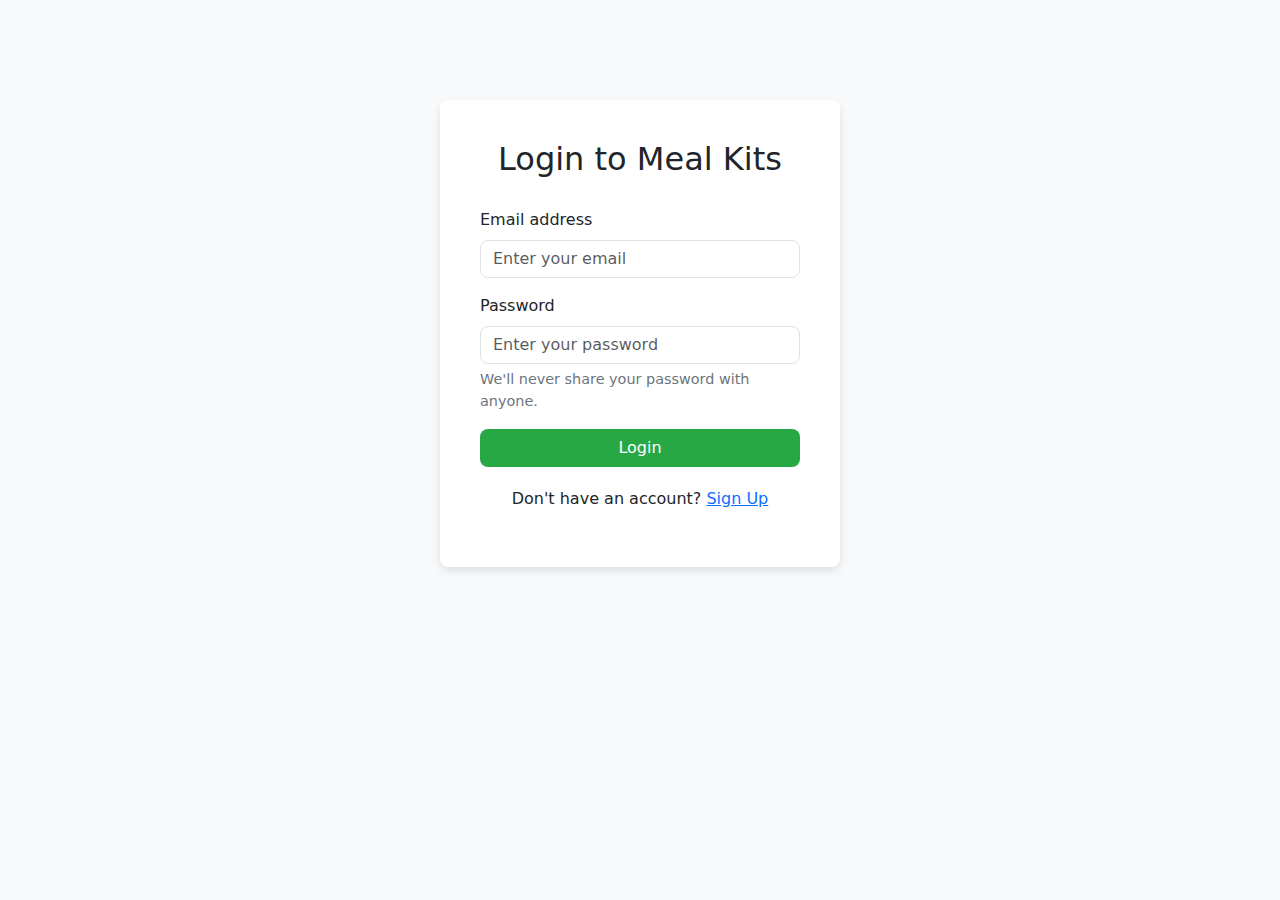
<file: sop1/card.html>
<!DOCTYPE html>
<html lang="en">

<head>
    <meta charset="UTF-8">
    <meta name="viewport" content="width=device-width, initial-scale=1.0">
    <title>Your card</title>
    <!-- Bootstrap CSS -->
    <link href="https://cdn.jsdelivr.net/npm/bootstrap@5.3.0-alpha1/dist/css/bootstrap.min.css" rel="stylesheet">
    <link rel="stylesheet" href="https://cdnjs.cloudflare.com/ajax/libs/font-awesome/6.7.1/css/all.min.css"
        integrity="sha512-5Hs3dF2AEPkpNAR7UiOHba+lRSJNeM2ECkwxUIxC1Q/FLycGTbNapWXB4tP889k5T5Ju8fs4b1P5z/iB4nMfSQ=="
        crossorigin="anonymous" referrerpolicy="no-referrer" />
    <link rel="stylesheet" href="style.css">
    <style>
        /* @media (max-width:320px)
        {
          .img-fluid
          {
            width: 320px !important;
            height: 290px;
          }  
        } */
    </style>
</head>

<body>
    <!-- Navigation Bar -->
    <nav class="navbar navbar-expand-lg navbar-light bg-secondary">
        <div class="container-fluid">
            <a class="navbar-brand fw-semibold text-warning fs-4" href="#">Meal Kits.</a>
            <button class="navbar-toggler" type="button" data-bs-toggle="collapse" data-bs-target="#navbarNav"
                aria-controls="navbarNav" aria-expanded="false" aria-label="Toggle navigation">
                <span class="navbar-toggler-icon"></span>
            </button>
            <div class="collapse navbar-collapse" id="navbarNav">
                <ul class="navbar-nav ms-auto">
                    <li class="nav-item"><a class="nav-link fw-semibold text-light px-3" href="index.html">Home</a></li>
                    <li class="nav-item"><a class="nav-link fw-semibold text-light px-3" href="categories.html">Categories</a></li>
                    <li class="nav-item"><a class="nav-link fw-semibold text-light px-3" href="about-us.html">About Us</a></li>
                    <li class="nav-item"><a class="nav-link fw-semibold text-light px-3" href="contact.html">Contact</a></li>
                    <li class="nav-item"><a class="nav-link fw-semibold text-light px-3" href="blog.html">Blog</a></li>
                    <li class="nav-item"><a class="nav-link fw-semibold text-light px-3" href="faq.html">FAQ</a></li>
                    <li class="nav-item"><a class="nav-link fw-semibold text-light px-3" href="userprofile.html">User Profile</a></li>
                    <li class="nav-item">
                        <a class="nav-link fw-semibold active px-3 position-relative" href="card.html">
                            <i class="fa-solid fa-cart-shopping fs-4"></i>
                        </a>
                    </li>
                    <li class="nav-item">
                        <a class="nav-link fw-semibold text-light px-3" href="" onclick="logoutUser()">
                            <i class="fa-solid fa-right-from-bracket"></i>
                        </a>
                    </li>
                </ul>
            </div>
        </div>
    </nav>

    <div class="container">
        <h2 class="text-center text-secondary mt-5">Your card</h2>
        <div id="cardItems" class="row"></div>
        <!-- card summary -->
        <div id="cardSummary" class="mt-4 text-end"></div>
    </div>

    <script>
    window.onload = function() {
        if (!localStorage.getItem('isLoggedIn')) {
            window.location.href = 'loginpage.html';  
        } else {
            history.replaceState(null, null, window.location.href);
        }
    };
      
    function logoutUser() {
        localStorage.clear();  
        window.location.href = 'loginpage.html'; 
    }

    window.onpopstate = function(event) {
        if (!localStorage.getItem('isLoggedIn')) {
            window.location.href = 'loginpage.html';  
        }
    };

    // Get the card from localStorage (or an empty array if it doesn't exist yet)
    let card = JSON.parse(localStorage.getItem('card')) || [];
    let cardItemsContainer = document.getElementById('cardItems');
    let cardSummaryContainer = document.getElementById('cardSummary');

    // Check if the card has items
    if (card.length === 0) {
        cardItemsContainer.innerHTML = '<p class="text-center">Your card is empty.</p>';
        cardSummaryContainer.innerHTML = ''; // Hide the total summary if card is empty
    } else {
        // Display items in the card
        card.forEach(item => {
            const cardItem = createcardItemElement(item);
            cardItemsContainer.appendChild(cardItem);
        });

        // Calculate and display the total price
        updateCardSummary(); // Call the correct function to update the total price
    }

    function createcardItemElement(item) {
    const cardItem = document.createElement('div');
    cardItem.classList.add('d-flex', 'align-items-center', 'border', 'p-3', 'rounded', 'mb-3', 'flex-column', 'flex-sm-row');
    cardItem.dataset.title = item.title; // Add data attribute to easily find it

    // Calculate the individual total price for the item (price * quantity)
    const itemTotal = (item.price * item.quantity).toFixed(2); // Calculate the total price for the item

    cardItem.innerHTML = `
      <!-- Product Image and Text (Side by Side) -->
<div class="d-flex flex-row align-items-center border p-2 rounded mb-3">
    <!-- Product Image -->
    <img src="${item.image}" class="img-fluid" style="max-width: 80px; height: auto;" alt="${item.title}" />

    <!-- Text Content -->
    <div class="ms-2 flex-grow-1">
        <h6 class="card-title fs-6">${item.title}</h6> <!-- Smaller font size for title -->
        <p class="card-text fs-7">₹${item.price} per item</p> <!-- Smaller font size for price -->
        <p class="card-text fs-7" data-title="${item.title}">Total: ₹${itemTotal}</p> <!-- Smaller font size for total -->

        <div class="d-flex justify-content-between align-items-center w-100">
            <!-- Quantity Control -->
            <div class="d-flex gap-1">
                <button class="btn btn-sm btn-secondary" onclick="changeQuantity('${item.title}', -1)">-</button>
                <span class="mx-1 fs-6" id="quantity-${item.title}">${item.quantity}</span> <!-- Smaller font for quantity -->
                <button class="btn btn-sm btn-secondary me-2" onclick="changeQuantity('${item.title}', 1)">+</button>
            </div>

            <!-- Button Group for Remove and Buy -->
            <div class="d-flex gap-2">
                <!-- Remove Item Button -->
                <button class="btn btn-sm btn-danger" onclick="removeItem('${item.title}')">Remove</button>
                <!-- Buy Item Button -->
                <button class="btn btn-sm btn-success" onclick="buyItem('${item.title}')">Buy</button>
            </div>
        </div>
    </div>
</div>
    `;

    return cardItem;
}

    // Function to handle "Buy" button click for a single item
    function buyItem(itemTitle) {
        const item = card.find(item => item.title === itemTitle);
        if (item) {
            // Calculate total price for the item
            const itemTotal = (item.price * item.quantity).toFixed(2);

            // Create the URL with query parameters
            const paymentUrl = `payment.html?itemTitle=${encodeURIComponent(item.title)}&itemPrice=${encodeURIComponent(item.price)}&itemQuantity=${encodeURIComponent(item.quantity)}&totalAmount=${encodeURIComponent(itemTotal)}`;

            // Remove the item from the cart (both in the card array and localStorage)
            card = card.filter(item => item.title !== itemTitle);
            localStorage.setItem('card', JSON.stringify(card));

            // Remove the item from the display
            const cardItem = document.querySelector(`div[data-title='${itemTitle}']`);
            cardItem.remove();

            // Update the total price and display
            updateCardSummary();

            // Redirect to the payment page
            window.location.href = paymentUrl;
        }
    }

    // Function to remove an item from the card
    function removeItem(itemTitle) {
        // Remove the item from the card array
        card = card.filter(item => item.title !== itemTitle);

        // Update the card in localStorage
        localStorage.setItem('card', JSON.stringify(card));

        // Remove the item from the display
        const cardItem = document.querySelector(`div[data-title='${itemTitle}']`);
        cardItem.remove();

        // Update the total price
        updateCardSummary(); // Call the updated function to adjust the total price and display
    }

// Function to change quantity (increment or decrement)
function changeQuantity(itemTitle, delta) {
    // Find the item in the card
    const item = card.find(item => item.title === itemTitle);

    if (item) {
        // Update the quantity (ensure it doesn't go below 1)
        item.quantity = Math.max(1, item.quantity + delta);

        // Update the card in localStorage
        localStorage.setItem('card', JSON.stringify(card));

        // Update the displayed quantity
        document.getElementById(`quantity-${item.title}`).textContent = item.quantity;

        // Update the total price for this item
        const itemTotal = (item.price * item.quantity).toFixed(2);
        document.querySelector(`.card-text[data-title='${item.title}']`).textContent = `Total: ₹${itemTotal}`;

        // Update the total price for all items
        updateCardSummary();
    }
}


    // Function to update the total price and display the summary
    function updateCardSummary() {
        let totalPrice = card.reduce((total, item) => total + (item.price * item.quantity), 0); // Total price of all items
        cardSummaryContainer.innerHTML = `
            <h4>Total Price: ₹${totalPrice.toFixed(2)}</h4>
            <button class="btn btn-primary " onclick="checkout()">Total Buy</button>
               <br><br>
        `;
    }

    // Function to handle "Total Buy" button click
    function checkout() {
        // Calculate the total price for the entire card
        let totalPrice = card.reduce((total, item) => total + (item.price * item.quantity), 0).toFixed(2);

        // Create the URL with the total amount as a query parameter
        const paymentUrl = `payment.html?totalAmount=${encodeURIComponent(totalPrice)}`;

        // Redirect to the payment page
        window.location.href = paymentUrl;
    }
    </script>

    <!-- Bootstrap JS, Popper.js -->
    <script src="https://cdn.jsdelivr.net/npm/@popperjs/core@2.11.6/dist/umd/popper.min.js"></script>
    <script src="https://cdn.jsdelivr.net/npm/bootstrap@5.3.0-alpha1/dist/js/bootstrap.min.js"></script>
</body>

</html>
</file>
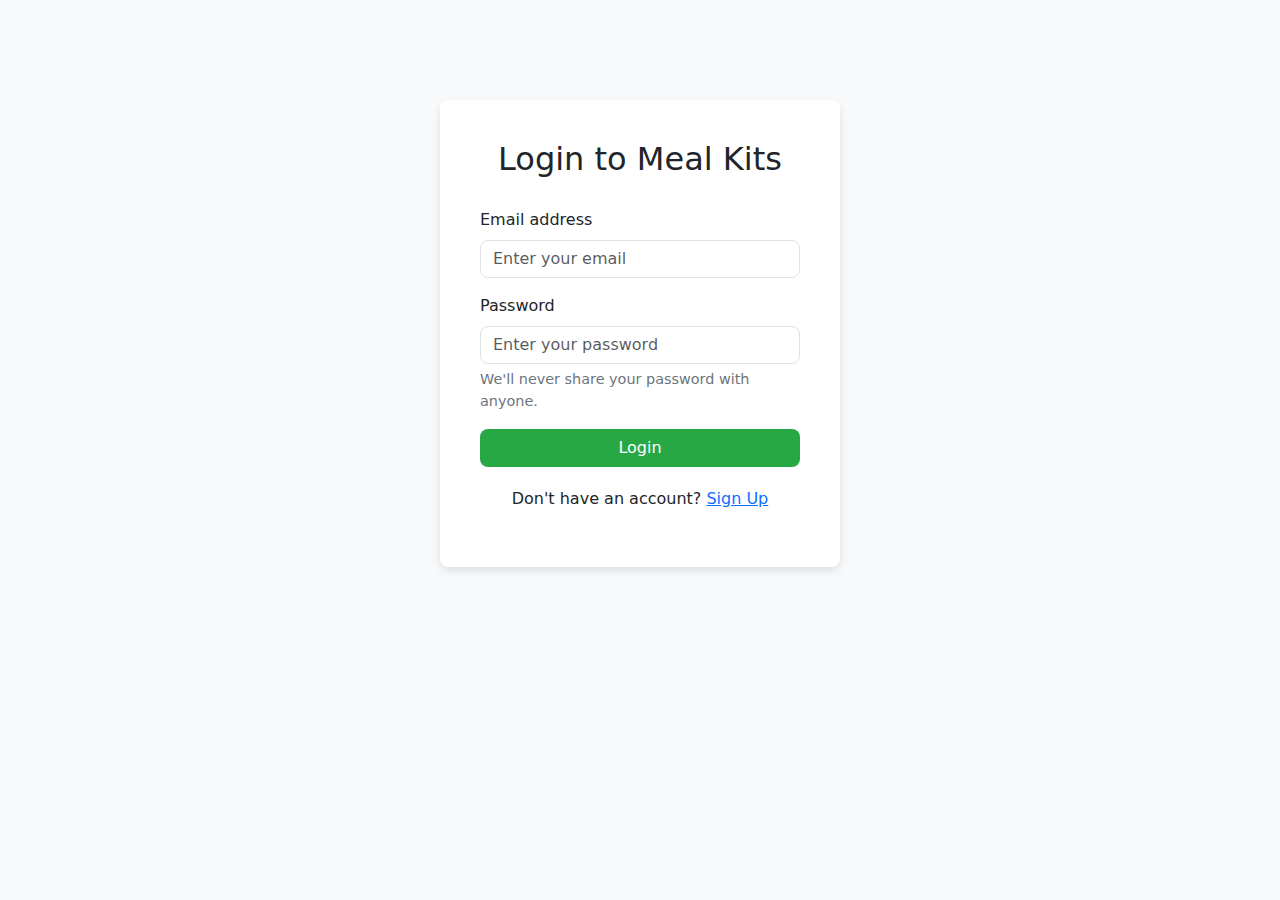
<file: sop1/contact.html>
<!DOCTYPE html>
<html lang="en">

<head>
    <meta charset="UTF-8">
    <meta name="viewport" content="width=device-width, initial-scale=1.0">
    <title>Contact Us</title>
    <!-- Bootstrap CSS -->
    <link href="https://cdn.jsdelivr.net/npm/bootstrap@5.3.0-alpha1/dist/css/bootstrap.min.css" rel="stylesheet">
    <link rel="stylesheet" href="style.css">
    <!-- Font Awesome for Rating Icons -->
    <link rel="stylesheet" href="https://cdnjs.cloudflare.com/ajax/libs/font-awesome/6.7.1/css/all.min.css" integrity="sha512-5Hs3dF2AEPkpNAR7UiOHba+lRSJNeM2ECkwxUIxC1Q/FLycGTbNapWXB4tP889k5T5Ju8fs4b1P5z/iB4nMfSQ==" crossorigin="anonymous" referrerpolicy="no-referrer" />
    
    <!-- Custom CSS for the page -->
    <style>
        body {
            background-color: #f8f9fa;
        }

        .contact-form-container {
            background-color: #ffffff;
            padding: 30px;
            border-radius: 20px;
            box-shadow: 0 4px 8px rgba(0, 0, 0, 0.1);
        }

        .contact-info {
            background-color: #ffffff;
            padding: 20px;
            border-radius: 8px;
            box-shadow: 0 4px 8px rgba(0, 0, 0, 0.1);
            margin-top: 30px;
        }

        .contact-info h4 {
            color: #343a40;
        }

        .btn-submit {
            background-color: #28a745;
            color: white;
        }

        .btn-submit:hover {
            background-color: #218838;
        }

        .alert {
            display: none;
        }

        .error-message {
            color: red;
            font-size: 0.875rem;
        }
        .map-container {
        position: relative;
        width: 100%;
        padding-bottom: 56.25%; /* Aspect ratio 16:9 */
        height: 0;
        overflow: hidden;
        max-width: 100%;
    }
    
    .map-container iframe {
        position: absolute;
        top: 20px;
        left: 0;
        width: 100%;
        height: 100%;
    }

    /* For mobile devices, the iframe will adjust to the screen size */
    @media (max-width: 768px) {
        .map-container iframe {
            width: 100%;
            height: auto;
        }
    }
    </style>
</head>

<body>
<!-- Navigation Bar -->
<nav class="navbar navbar-expand-lg navbar-light bg-secondary">
    <div class="container-fluid">
        <a class="navbar-brand fw-semibold text-warning fs-4" href="#">Meal Kits.</a>
        <button class="navbar-toggler" type="button" data-bs-toggle="collapse" data-bs-target="#navbarNav"
            aria-controls="navbarNav" aria-expanded="false" aria-label="Toggle navigation">
            <span class="navbar-toggler-icon"></span>
        </button>
        <div class="collapse navbar-collapse" id="navbarNav">
            <ul class="navbar-nav ms-auto">
                <li class="nav-item"><a class="nav-link fw-semibold text-light px-3" href="index.html">Home</a></li>
                <li class="nav-item"><a class="nav-link fw-semibold text-light px-3" href="categories.html">Categories</a></li>
                <li class="nav-item"><a class="nav-link fw-semibold text-light px-3" href="about-us.html">About Us</a></li>
                <li class="nav-item"><a class="nav-link fw-semibold active px-3" href="contact.html">Contact</a></li>
                <li class="nav-item"><a class="nav-link fw-semibold text-light px-3" href="blog.html">Blog</a></li>
                <li class="nav-item"><a class="nav-link fw-semibold text-light px-3" href="faq.html">FAQ</a></li>
                <li class="nav-item"><a class="nav-link fw-semibold text-light px-3" href="userprofile.html">User Profile</a></li>
                
                <!-- card Icon with Card Symbol -->
                <li class="nav-item">
                    <a class="nav-link fw-semibold text-light px-3 position-relative" href="card.html">
                        <i class="fa-solid fa-cart-shopping fs-4"></i>
                    </a>
                </li>

                <!-- Logout Icon with Symbol -->
                <li class="nav-item">
                    <a class="nav-link fw-semibold text-light px-3" href="" onclick="logoutUser()">
                        <i class="fa-solid fa-right-from-bracket"></i>
                    </a>
                </li>
            </ul>
        </div>
    </div>
</nav>

    <div class="container py-5">
        <h2 class="text-center mb-4">Contact Us</h2>

        <!-- Contact Form Section -->
        <div class="row justify-content-center">
            <div class="col-md-6 contact-form-container">
                <form id="contactForm">
                    <div class="mb-3">
                        <label for="name" class="form-label">Full Name</label>
                        <input type="text" class="form-control" id="name" name="name" pattern="[A-Za-z ]+" oninput="this.value = this.value.replace(/[^A-Za-z ]/g, '')" required placeholder="Enter your full name">
                        <div id="nameError" class="error-message"></div>
                    </div>
                    <div class="mb-3">
                        <label for="email" class="form-label">Email</label>
                        <input type="email" class="form-control" id="email" placeholder="Your Email" required>
                        <div id="emailError" class="error-message"></div>
                    </div>
                    <div class="mb-3">
                        <label for="mobile" class="form-label">Mobile Number</label>
                        <input type="tel" id="mobile" class="form-control" pattern="[6-9][0-9]{9}" required title="Phone number must be 10 digits and start with 6, 7, 8, or 9" placeholder="Enter your mobile number" onkeydown="restrictMobileInput(event)">
                        <small class="text-muted">Please enter a 10-digit mobile number.</small>
                        <div id="mobileError" class="error-message"></div>
                    </div>                    
                    
                    <div class="mb-3">
                        <label for="message" class="form-label">Message</label>
                        <textarea class="form-control" id="message" rows="4" placeholder="Your Message" required></textarea>
                        <div id="messageError" class="error-message"></div>
                    </div>
                    <button type="submit" class="btn btn-submit w-100">Submit</button>
                </form>

                <!-- Success Alert -->
                <div class="alert alert-success mt-3" role="alert" id="successAlert">
                    Your message has been sent successfully!
                </div>
            </div>
        </div>
         
       <!-- Responsive Google Maps Section -->
<div class="row justify-content-center">
    <div class="col-md-6 text-center">
        <div class="map-container">
            <iframe class="my-2 me-3" src="https://www.google.com/maps/embed?pb=!1m18!1m12!1m3!1d30470.0766513802!2d78.55613684999999!3d17.327145299999998!2m3!1f0!2f0!3f0!3m2!1i1024!2i768!4f13.1!3m3!1m2!1s0x3bcba21a25a803dd%3A0xe7ff2e1c075a1525!2sB%20D%20Reddy%20Garden%20A%2FC%20Convention%20Marriage%20Hall!5e0!3m2!1sen!2sin!4v1733744358356!5m2!1sen!2sin" width="600" height="450" style="border:0;" allowfullscreen="" loading="lazy" referrerpolicy="no-referrer-when-downgrade"></iframe>
        </div>
    </div>
</div>
        <!-- Contact Information Section -->
        <div class="row justify-content-center">
            <div class="col-md-6 contact-info text-center">
                <h4>Our Contact Details</h4>
                <p><strong>Email:</strong> contact@mealkit.com</p>
                <p><strong>Phone:</strong> 9999999999</p>
                <p><strong>Address:</strong> 123 Meal Kit Avenue, Hyderabad, india</p>
            </div>
        </div>
    </div>

    <!-- Bootstrap JS, Popper.js -->
    <script src="https://cdn.jsdelivr.net/npm/@popperjs/core@2.11.6/dist/umd/popper.min.js"></script>
    <script src="https://cdn.jsdelivr.net/npm/bootstrap@5.3.0-alpha1/dist/js/bootstrap.min.js"></script>

    <script>

// Function to restrict non-numeric input for mobile number
function restrictMobileInput(event) {
    const key = event.key; // Get the key that is pressed

    // Allow only numeric keys (0-9), backspace, delete, tab, and arrows
    if (!/[0-9]/.test(key) && key !== 'Backspace' && key !== 'Delete' && key !== 'Tab' && key !== 'ArrowLeft' && key !== 'ArrowRight') {
        event.preventDefault(); // Prevent any non-numeric key from being entered
    }
}

// Form submission validation
document.getElementById("contactForm").addEventListener("submit", function (event) {
    event.preventDefault(); // Prevent page reload on form submission

    // Clear previous error messages
    document.getElementById("nameError").textContent = "";
    document.getElementById("emailError").textContent = "";
    document.getElementById("mobileError").textContent = "";
    document.getElementById("messageError").textContent = "";

    const name = document.getElementById("name").value;
    const email = document.getElementById("email").value;
    const mobile = document.getElementById("mobile").value;
    const message = document.getElementById("message").value;

    let formIsValid = true;

    // Full Name validation
    if (!name.match(/[A-Za-z ]+/)) {
        document.getElementById("nameError").textContent = "Please enter a valid name.";
        formIsValid = false;
    }

    // Email validation
    if (!email.match(/[a-z0-9._%+-]+@[a-z0-9.-]+\.[a-z]{2,}$/)) {
        document.getElementById("emailError").textContent = "Email should be in person@gamil.com formate.";
        formIsValid = false;
    }

    // Mobile Number validation (matches the pattern you provided)
    const phonePattern = /^[6-9][0-9]{9}$/;
    if (!phonePattern.test(mobile)) {
        document.getElementById("mobileError").textContent = "Please enter a valid 10-digit mobile number starting with 6, 7, 8, or 9.";
        formIsValid = false;
    }

    // Message validation
    if (!message.trim()) {
        document.getElementById("messageError").textContent = "Message cannot be empty.";
        formIsValid = false;
    }

    // If all fields are valid
    if (formIsValid) {
        // Show success message (alert)
        document.getElementById("successAlert").style.display = "block";

        // Clear form fields after submission
        document.getElementById("contactForm").reset();

        // Hide the alert after 5 seconds
        setTimeout(function () {
            document.getElementById("successAlert").style.display = "none";
        }, 5000);
    }
});

        window.onload = function() {
            if (!localStorage.getItem('isLoggedIn')) {
                
                window.location.href = 'loginpage.html';  
            } else {
              
                history.replaceState(null, null, window.location.href);
            }
        };
      
        function logoutUser() {
            localStorage.clear();  
            window.location.href = 'loginpage.html'; 
        }
      
        
        window.onpopstate = function(event) {
            if (!localStorage.getItem('isLoggedIn')) {
                window.location.href = 'loginpage.html';  
            }
        };

    </script>
</body>

</html>
</file>
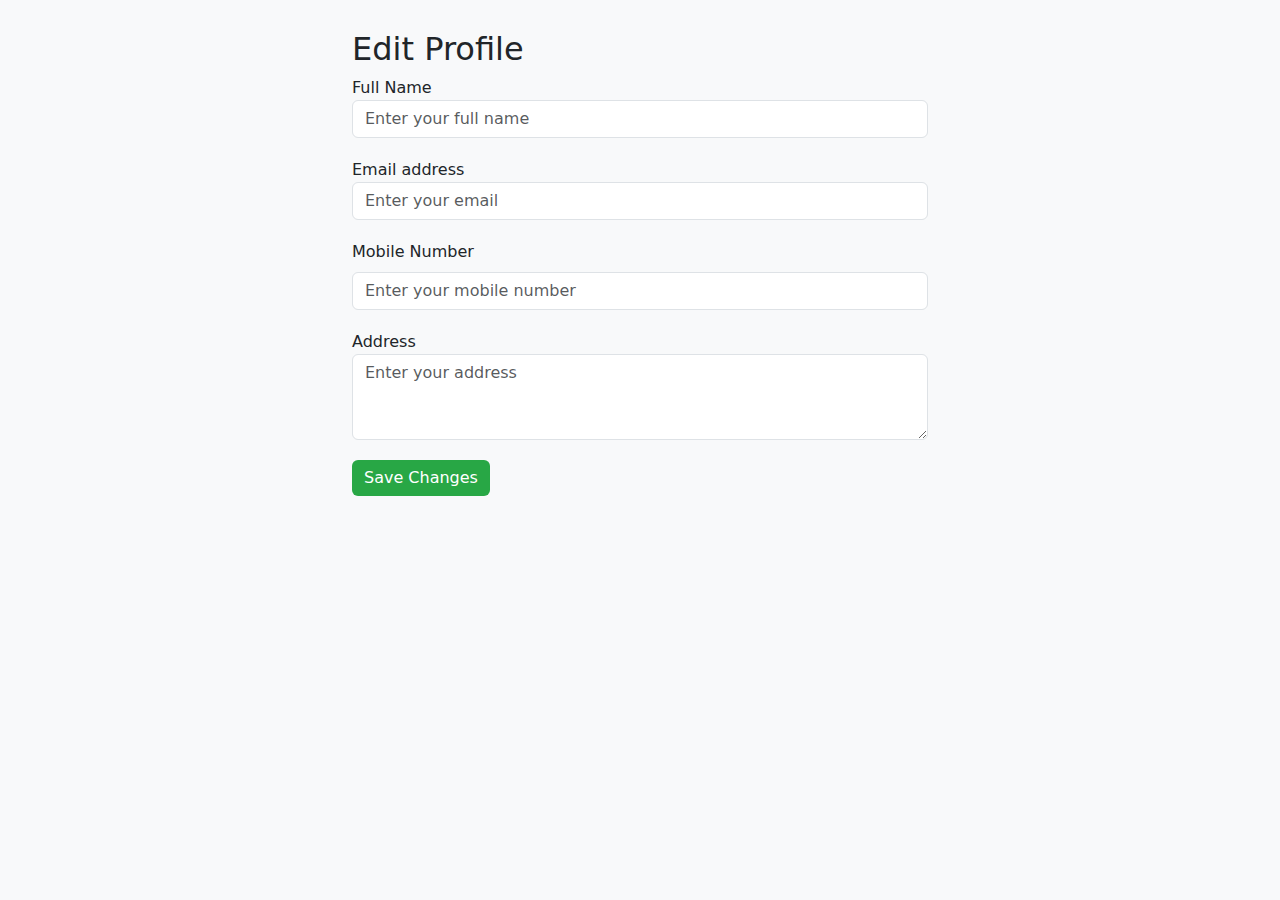
<file: sop1/edit-profile.html>
<!DOCTYPE html>
<html lang="en">
<head>
    <meta charset="UTF-8">
    <meta name="viewport" content="width=device-width, initial-scale=1.0">
    <title>Edit Profile</title>
    <!-- Bootstrap CSS -->
    <link href="https://cdn.jsdelivr.net/npm/bootstrap@5.3.0-alpha1/dist/css/bootstrap.min.css" rel="stylesheet">
    <style>
        body {
            background-color: #f8f9fa;
        }
        .container {
            max-width: 600px;
            margin-top: 30px;
        }
        .form-group {
            margin-bottom: 20px;
        }
        .save-btn {
            background-color: #28a745;
            color: white;
            border: none;
        }
        .save-btn:hover {
            background-color: #218838;
        }
        .error {
            color: red;
            font-size: 0.9em;
        }
    </style>
</head>
<body>
    <div class="container">
        <h2>Edit Profile</h2>
        <form id="editProfileForm">
            <div class="form-group">
                <label for="editName">Full Name</label>
                <input type="text" class="form-control" id="editName" name="name" required placeholder="Enter your full name">
                <div id="nameError" class="error"></div>
            </div>
            <div class="form-group">
                <label for="editEmail">Email address</label>
                <input type="email" class="form-control" id="editEmail" placeholder="Enter your email" required>
                <div id="emailError" class="error"></div>
            </div>
            <div class="form-group">
                <label for="mobile" class="form-label">Mobile Number</label>
                <input type="tel" id="mobile" class="form-control" pattern="[6-9][0-9]{9}" maxlength="10" required title="Phone number must be 10 digits and start with 6, 7, 8, or 9" placeholder="Enter your mobile number" onkeydown="restrictMobileInput(event)">
                <small class="text-muted"></small>
                <div id="mobileError" class="error-message"></div>
            </div>
            <div class="form-group">
                <label for="editAddress">Address</label>
                <textarea class="form-control" id="editAddress" rows="3" placeholder="Enter your address" required></textarea>
                <div id="addressError" class="error"></div>
            </div>
            <button type="submit" class="btn save-btn">Save Changes</button>
        </form>
    </div>

    <!-- Modal for Success Message -->
    <div class="modal fade" id="successModal" tabindex="-1" aria-labelledby="successModalLabel" aria-hidden="true">
        <div class="modal-dialog">
            <div class="modal-content">
                <div class="modal-header">
                    <h5 class="modal-title" id="successModalLabel">Profile Update Successful</h5>
                    <button type="button" class="btn-close" data-bs-dismiss="modal" aria-label="Close"></button>
                </div>
                <div class="modal-body">
                    Your profile has been updated successfully.
                </div>
                <div class="modal-footer">
                    <button type="button" class="btn btn-success" onclick="redirectToProfile()">Go Back to Profile</button>
                </div>
            </div>
        </div>
    </div>

    <!-- Bootstrap JS, Popper.js -->
    <script src="https://cdn.jsdelivr.net/npm/@popperjs/core@2.11.6/dist/umd/popper.min.js"></script>
    <script src="https://cdn.jsdelivr.net/npm/bootstrap@5.3.0-alpha1/dist/js/bootstrap.min.js"></script>

    <script>
        // Function to restrict non-numeric input for mobile number
        function restrictMobileInput(event) {
            const key = event.key; // Get the key that is pressed

            // Allow only numeric keys (0-9), backspace, delete, tab, and arrows
            if (!/[0-9]/.test(key) && key !== 'Backspace' && key !== 'Delete' && key !== 'Tab' && key !== 'ArrowLeft' && key !== 'ArrowRight') {
                event.preventDefault(); // Prevent any non-numeric key from being entered
            }
        }

        // Mobile Number validation (matches the pattern you provided)
        const phonePattern = /^[6-9][0-9]{9}$/;

        // Validate Email function
        function validateEmail(email) {
            const emailRegex = /^[a-zA-Z0-9._%+-]+@[a-zA-Z0-9.-]{2,}\.[a-zA-Z]{2,}$/;
            return emailRegex.test(email);
        }

        // Validate Phone function
        function validatePhone(phone) {
            return phonePattern.test(phone);
        }

        // Validation for required fields
        function validateFields() {
            let isValid = true;

            // Clear previous error messages
            document.getElementById('nameError').textContent = '';
            document.getElementById('emailError').textContent = '';
            document.getElementById('mobileError').textContent = '';
            document.getElementById('addressError').textContent = '';

            const name = document.getElementById('editName').value.trim();
            const email = document.getElementById('editEmail').value.trim();
            const phone = document.getElementById('mobile').value.trim(); // Mobile field name should be 'mobile' (not 'editPhone')
            const address = document.getElementById('editAddress').value.trim();

            // Validate Name
            if (!name) {
                document.getElementById('nameError').textContent = 'Full Name is required.';
                isValid = false;
            }

            // Validate Email
            if (!email || !validateEmail(email)) {
                document.getElementById('emailError').textContent = 'Email should be in person@gamil.com format.';
                isValid = false;
            }

            // Validate Phone
            if (!phone || !validatePhone(phone)) {
                document.getElementById('mobileError').textContent = 'Phone number must be 10 digits and start with 6, 7, 8, or 9.';
                isValid = false;
            }

            // Validate Address
            if (!address) {
                document.getElementById('addressError').textContent = 'Address is required.';
                isValid = false;
            }

            return isValid;
        }

        // Function to save the updated profile data to localStorage
        document.getElementById('editProfileForm').addEventListener('submit', function (event) {
            event.preventDefault(); // Prevent form submission
            console.log("Form Submitted!");

            // Perform validation before saving
            if (validateFields()) {
                console.log("Validation successful! Saving data...");

                // Get updated values from the form
                const updatedProfile = {
                    name: document.getElementById('editName').value,
                    email: document.getElementById('editEmail').value,
                    phone: document.getElementById('mobile').value,
                    address: document.getElementById('editAddress').value
                };

                // Save the updated profile data to localStorage
                localStorage.setItem("userProfile", JSON.stringify(updatedProfile));

                // Show success modal after saving
                const successModal = new bootstrap.Modal(document.getElementById('successModal'));
                successModal.show();
                console.log("Modal displayed!");
            } else {
                console.log("Validation failed!");
            }
        });

        // Function to redirect to the profile page after clicking "Go Back to Profile"
        function redirectToProfile() {
            window.location.href = "userprofile.html"; // Redirect to user profile page
        }
    </script>
</body>
</html>
</file>
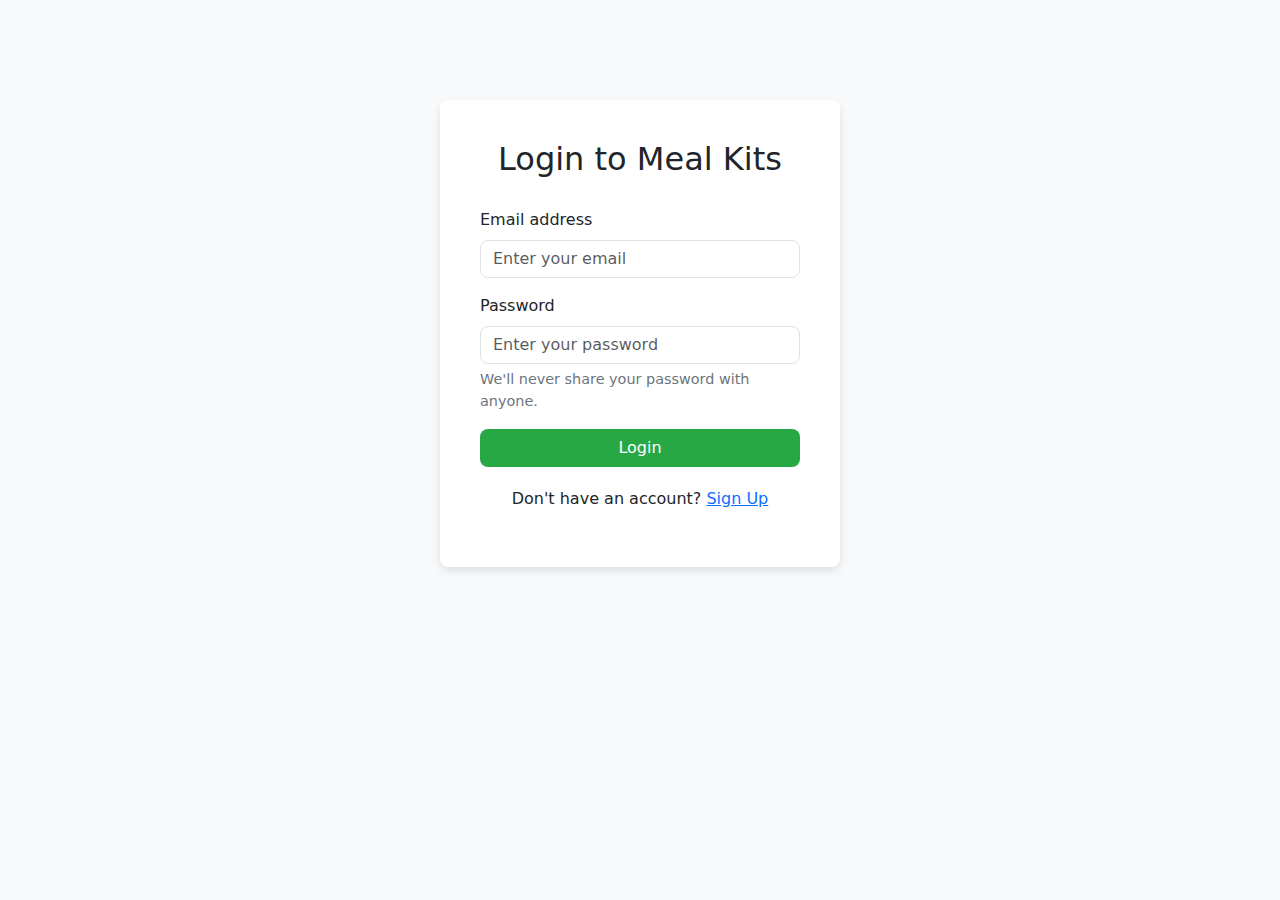
<file: sop1/faq.html>
<!DOCTYPE html>
<html lang="en">

<head>
    <meta charset="UTF-8">
    <meta name="viewport" content="width=device-width, initial-scale=1.0">
    <title>FAQ Section</title>
    <!-- Bootstrap CSS -->
    <link href="https://cdn.jsdelivr.net/npm/bootstrap@5.3.0-alpha1/dist/css/bootstrap.min.css" rel="stylesheet">
     <link rel="stylesheet" href="style.css">
    <!-- Font Awesome for Rating Icons -->
    <link rel="stylesheet" href="https://cdnjs.cloudflare.com/ajax/libs/font-awesome/6.7.1/css/all.min.css" integrity="sha512-5Hs3dF2AEPkpNAR7UiOHba+lRSJNeM2ECkwxUIxC1Q/FLycGTbNapWXB4tP889k5T5Ju8fs4b1P5z/iB4nMfSQ==" crossorigin="anonymous" referrerpolicy="no-referrer" />
    
    <style>
        body {
            background-color: #f8f9fa;
        }

        .faq-section {
            background-color: #ffffff;
            padding: 60px 0;
        }

        .faq-title {
            font-size: 2rem;
            font-weight: bold;
            color: #343a40;
            text-align: center;
            margin-bottom: 30px;
        }

        .accordion-button {
            background-color: #a78928;
            color: white;
            font-weight: bold;
        }

        .accordion-button:not(.collapsed) {
            background-color: #a78928;
            color: white;
        }

        .accordion-item {
            border: 1px solid #ddd;
            border-radius: 5px;
            margin-bottom: 10px;
        }

        .accordion-body {
            background-color: #f8f9fa;
        }
    </style>
</head>

<body>

    <!-- Navigation Bar -->
    <nav class="navbar navbar-expand-lg navbar-light bg-secondary">
        <div class="container-fluid">
            <a class="navbar-brand fw-semibold text-warning fs-4" href="#">Meal Kits.</a>
            <button class="navbar-toggler" type="button" data-bs-toggle="collapse" data-bs-target="#navbarNav"
                aria-controls="navbarNav" aria-expanded="false" aria-label="Toggle navigation">
                <span class="navbar-toggler-icon"></span>
            </button>
            <div class="collapse navbar-collapse" id="navbarNav">
                <ul class="navbar-nav ms-auto">
                    <li class="nav-item"><a class="nav-link fw-semibold text-light px-3" href="index.html">Home</a></li>
                    <li class="nav-item"><a class="nav-link fw-semibold text-light px-3" href="categories.html">Categories</a></li>
                    <li class="nav-item"><a class="nav-link fw-semibold text-light px-3" href="about-us.html">About Us</a></li>
                    <li class="nav-item"><a class="nav-link fw-semibold text-light px-3" href="contact.html">Contact</a></li>
                    <li class="nav-item"><a class="nav-link fw-semibold text-light px-3" href="blog.html">Blog</a></li>
                    <li class="nav-item"><a class="nav-link fw-semibold active px-3" href="faq.html">FAQ</a></li>
                    <li class="nav-item"><a class="nav-link fw-semibold text-light px-3" href="userprofile.html">User Profile</a></li>
                    
                    <!-- card Icon with Card Symbol -->
                    <li class="nav-item">
                        <a class="nav-link fw-semibold text-light px-3 position-relative" href="card.html">
                            <i class="fa-solid fa-cart-shopping fs-4"></i>
                        </a>
                    </li>

                    <!-- Logout Icon with Symbol -->
                    <li class="nav-item">
                        <a class="nav-link fw-semibold text-light px-3" href="" onclick="logoutUser()">
                            <i class="fa-solid fa-right-from-bracket"></i>
                        </a>
                    </li>
                </ul>
            </div>
        </div>
    </nav>

    <div class="container faq-section">
        <h2 class="faq-title">Frequently Asked Questions (FAQ)</h2>
        <div class="accordion" id="faqAccordion">
            <!-- FAQ Item 1 -->
            <div class="accordion-item">
                <h2 class="accordion-header" id="faqHeading1">
                     <button class="accordion-button" type="button" data-bs-toggle="collapse" data-bs-target="#faqCollapse1" aria-expanded="false" aria-controls="faqCollapse1">
                         What is a meal kit?
                     </button>
               </h2>
                 <div id="faqCollapse1" class="accordion-collapse collapse" aria-labelledby="faqHeading1" data-bs-parent="#faqAccordion">
                   <div class="accordion-body">
                     A meal kit is a package that contains all the pre-measured ingredients and recipes to prepare a specific meal at home. It's an easy and convenient way to cook meals without the hassle of grocery shopping.
                   </div>
                 </div>
            </div>

      
            <!-- FAQ Item 2 -->
            <div class="accordion-item">
                <h2 class="accordion-header" id="faqHeading2">
                    <button class="accordion-button" type="button" data-bs-toggle="collapse" data-bs-target="#faqCollapse2" aria-expanded="false" aria-controls="faqCollapse2">
                        How do I place an order for a meal kit?
                    </button>
                </h2>
                <div id="faqCollapse2" class="accordion-collapse collapse" aria-labelledby="faqHeading2" data-bs-parent="#faqAccordion">
                    <div class="accordion-body">
                        To place an order, simply browse our meal kits, select the ones you’d like to try, and proceed to checkout. You can choose a delivery date, provide your payment details, and complete your purchase.
                    </div>
                </div>
            </div>

            <!-- FAQ Item 3 -->
            <div class="accordion-item">
                <h2 class="accordion-header" id="faqHeading3">
                    <button class="accordion-button" type="button" data-bs-toggle="collapse" data-bs-target="#faqCollapse3" aria-expanded="false" aria-controls="faqCollapse3">
                        Are the ingredients in the meal kits organic?
                    </button>
                </h2>
                <div id="faqCollapse3" class="accordion-collapse collapse" aria-labelledby="faqHeading3" data-bs-parent="#faqAccordion">
                    <div class="accordion-body">
                        We strive to offer high-quality ingredients in our meal kits. Some of our ingredients are organic, but not all are certified organic. You can find more details on ingredient sourcing in the product descriptions.
                    </div>
                </div>
            </div>

            <!-- FAQ Item 4 -->
            <div class="accordion-item">
                <h2 class="accordion-header" id="faqHeading4">
                    <button class="accordion-button" type="button" data-bs-toggle="collapse" data-bs-target="#faqCollapse4" aria-expanded="false" aria-controls="faqCollapse4">
                        Can I customize my meal kit?
                    </button>
                </h2>
                <div id="faqCollapse4" class="accordion-collapse collapse" aria-labelledby="faqHeading4" data-bs-parent="#faqAccordion">
                    <div class="accordion-body">
                        Yes, many of our meal kits allow customization. You can choose different protein options, swap certain vegetables, or adjust servings. Look for the customization options when ordering.
                    </div>
                </div>
            </div>

            <!-- FAQ Item 5 -->
            <div class="accordion-item">
                <h2 class="accordion-header" id="faqHeading5">
                    <button class="accordion-button" type="button" data-bs-toggle="collapse" data-bs-target="#faqCollapse5" aria-expanded="false" aria-controls="faqCollapse5">
                        What is the delivery process for meal kits?
                    </button>
                </h2>
                <div id="faqCollapse5" class="accordion-collapse collapse" aria-labelledby="faqHeading5" data-bs-parent="#faqAccordion">
                    <div class="accordion-body">
                        We deliver meal kits directly to your doorstep on the selected date. You will receive a tracking number once your order is shipped, and it will be delivered within the designated window.
                    </div>
                </div>
            </div>

        </div>
    </div>
    
     <script>

window.onload = function() {
            if (!localStorage.getItem('isLoggedIn')) {
                
                window.location.href = 'loginpage.html';  
            } else {
              
                history.replaceState(null, null, window.location.href);
            }
        };
      
          function logoutUser() {
            localStorage.clear();  
            window.location.href = 'loginpage.html'; 
        }
      
        
        window.onpopstate = function(event) {
            if (!localStorage.getItem('isLoggedIn')) {
                window.location.href = 'loginpage.html';  
            }
        };
     </script>

    <!-- Bootstrap JS, Popper.js -->
    <script src="https://cdn.jsdelivr.net/npm/@popperjs/core@2.11.6/dist/umd/popper.min.js"></script>
    <script src="https://cdn.jsdelivr.net/npm/bootstrap@5.3.0-alpha1/dist/js/bootstrap.min.js"></script>
</body>

</html>
</file>
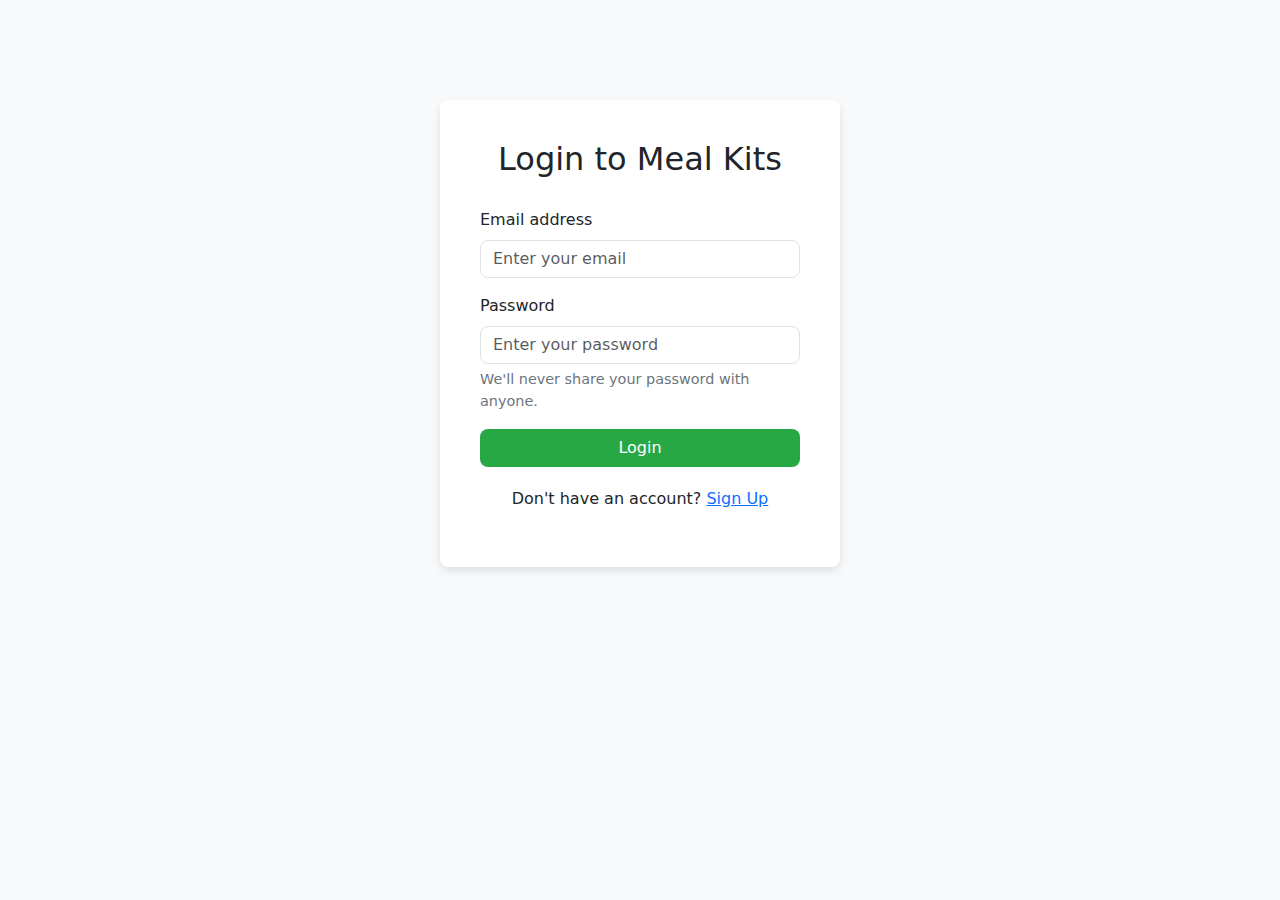
<file: sop1/loginpage.html>
<!DOCTYPE html>
<html lang="en">

<head>
    <meta charset="UTF-8">
    <meta name="viewport" content="width=device-width, initial-scale=1.0">
    <title>Login</title>
    <!-- Bootstrap CSS -->
    <link href="https://cdn.jsdelivr.net/npm/bootstrap@5.3.0-alpha1/dist/css/bootstrap.min.css" rel="stylesheet">
    <!-- Font Awesome (for icons, if needed) -->
    <link rel="stylesheet" href="https://cdnjs.cloudflare.com/ajax/libs/font-awesome/6.7.1/css/all.min.css" integrity="sha512-5Hs3dF2AEPkpNAR7UiOHba+lRSJNeM2ECkwxUIxC1Q/FLycGTbNapWXB4tP889k5T5Ju8fs4b1P5z/iB4nMfSQ==" crossorigin="anonymous" referrerpolicy="no-referrer" />

    <style>
        body {
            background-color: #f8f9fa;
        }

        .login-container {
            max-width: 400px;
            margin: 100px auto;
            background-color: #ffffff;
            padding: 40px;
            border-radius: 8px;
            box-shadow: 0 4px 8px rgba(0, 0, 0, 0.1);
            width: 90%;
        }

        .login-container h2 {
            text-align: center;
            margin-bottom: 30px;
        }

        .form-control {
            border-radius: 8px;
        }

        .btn-custom {
            background-color: #28a745;
            color: white;
            border-radius: 8px;
        }

        .btn-custom:hover {
            background-color: #218838;
        }

        .form-text {
            font-size: 0.9rem;
            color: #6c757d;
        }

        .text-center {
            margin-top: 20px;
        }

        .navbar-brand {
            font-weight: bold;
        }

        /* Styling for error messages */
        .error {
            color: red;
            font-size: 0.875rem;
            margin-top: 5px;
        }
    </style>
</head>

<body>


    <!-- Login Form -->
    <div class="login-container ">
        <h2>Login to Meal Kits</h2>
        <form id="loginForm">
            <div class="mb-3">
                <label for="email" class="form-label">Email address</label>
                <input type="email" class="form-control" id="email" name="email" required placeholder="Enter your email">
                <div id="emailError" class="error"></div>
            </div>
            <div class="mb-3">
                <label for="password" class="form-label">Password</label>
                <input type="password" class="form-control" id="password" name="password" required placeholder="Enter your password">
                <div id="passwordError" class="error"></div>
                <div class="form-text">We'll never share your password with anyone.</div>
            </div>
            <div class="d-grid gap-2">
                <button type="button" class="btn btn-custom" onclick="login()">Login</button>
            </div>
        </form>
        <div class="text-center">
            <p>Don't have an account? <a href="registration.html">Sign Up</a></p>
        </div>
    </div>

    <!-- Bootstrap JS, Popper.js -->
    <script src="https://cdn.jsdelivr.net/npm/@popperjs/core@2.11.6/dist/umd/popper.min.js"></script>
    <script src="https://cdn.jsdelivr.net/npm/bootstrap@5.3.0-alpha1/dist/js/bootstrap.min.js"></script>

    <script>
        // Email validation function
        const isValidEmail = (email) => {
            const re = /^[a-zA-Z0-9._%+-]+@[a-zA-Z0-9.-]{2,}\.[a-zA-Z]{2,}$/;
            return re.test(String(email).toLowerCase());
        };

        // Password validation function
        const validatePassword = (password) => {
            const regex = /^(?=.*[a-z])(?=.*[A-Z])(?=.*\d)(?=.*[!@#$%^&*()_+\-=\[\]{};':"\\|,.<>\/?]).+$/;
            return regex.test(password);
        };

        // Login function with validation
        function login() {
            const email = document.getElementById('email').value;
            const password = document.getElementById('password').value;

            let emailError = '';
            let passwordError = '';

            // Validate email
            if (!isValidEmail(email)) {
                emailError = 'Email should be in person@gamil.com formate.';
            }

            // Validate password
            if (!validatePassword(password)) {
                passwordError = `Password must be 8-12 characters, must include one capital letter('A'),one small letter('a'),one numerical[0-9] and one special character(!@#$%^&*).`;
            }

            // Show error messages
            document.getElementById('emailError').innerText = emailError;
            document.getElementById('passwordError').innerText = passwordError;

            // If no errors, proceed with login
            if (!emailError && !passwordError) {
                localStorage.setItem('isLoggedIn', true);
                window.location.replace('index.html');
            }
        }
    </script>
</body>

</html>
</file>
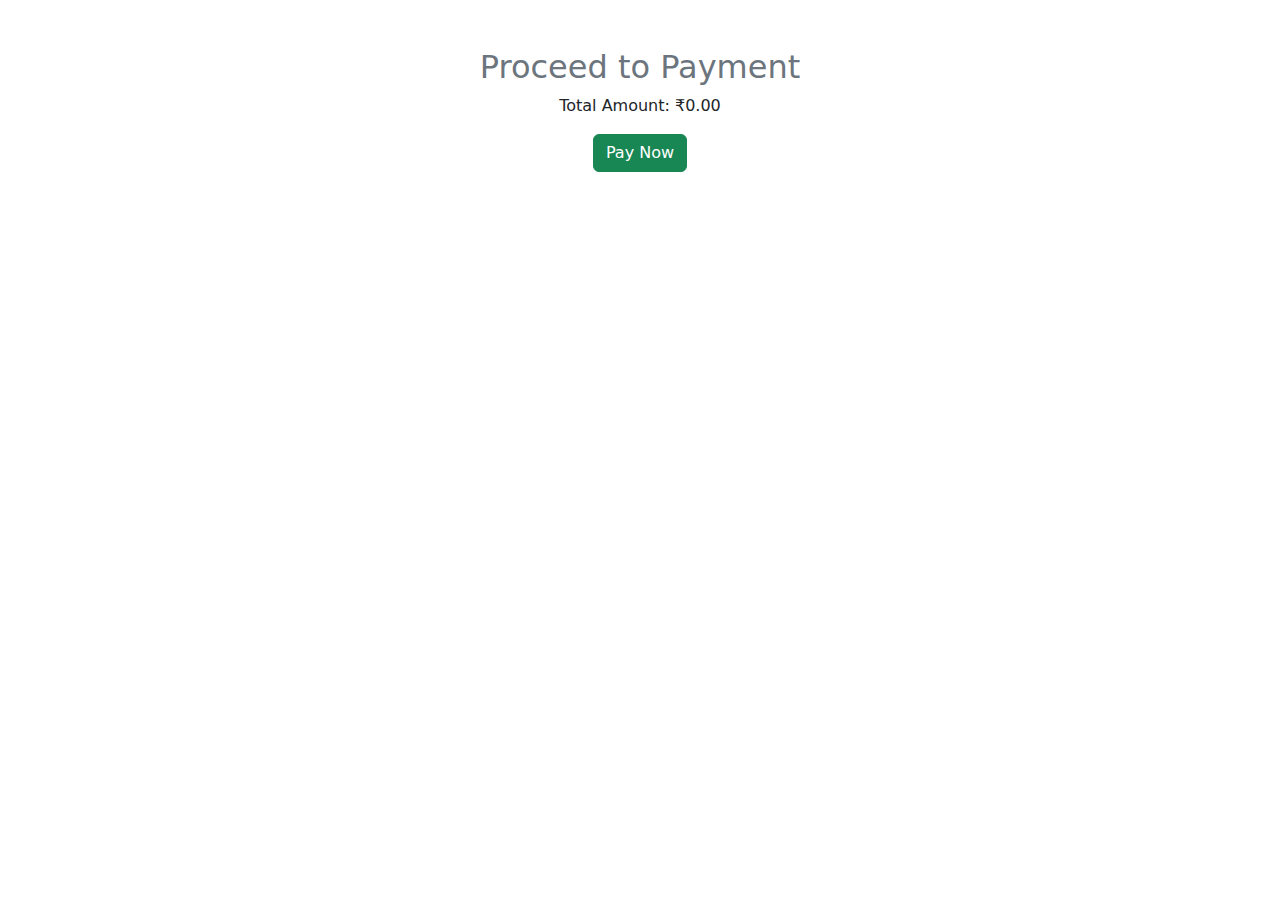
<file: sop1/payment.html>
<!DOCTYPE html>
<html lang="en">

<head>
    <meta charset="UTF-8">
    <meta name="viewport" content="width=device-width, initial-scale=1.0">
    <title>Payment Page</title>
    <link href="https://cdn.jsdelivr.net/npm/bootstrap@5.3.0-alpha1/dist/css/bootstrap.min.css" rel="stylesheet">
</head>

<body>
    <div class="container mt-5">
        <h2 class="text-center text-secondary">Proceed to Payment</h2>
        <div id="paymentDetails" class="text-center">
            <div id="itemsList"></div>
            <p>Total Amount: ₹<span id="paymentTotalAmount"></span></p>
            <button class="btn btn-success" data-bs-toggle="modal" data-bs-target="#paymentModal">Pay Now</button>
        </div>
    </div>

    <!-- Modal for Payment Form -->
    <div class="modal fade" id="paymentModal" tabindex="-1" aria-labelledby="paymentModalLabel" aria-hidden="true">
        <div class="modal-dialog">
            <div class="modal-content">
                <div class="modal-header">
                    <h5 class="modal-title" id="paymentModalLabel">Payment Form</h5>
                    <button type="button" class="btn-close" data-bs-dismiss="modal" aria-label="Close"></button>
                </div>
                <div class="modal-body">
                    <form id="paymentForm">
                        <div class="mb-3">
                            <label for="cardNumber" class="form-label">Card Number</label>
                            <input type="text" class="form-control" id="cardNumber" maxlength="16" placeholder="Enter card number" required>
                        </div>
                        <div class="mb-3">
                            <label for="expiryDate" class="form-label">Expiry Date</label>
                            <input type="text" class="form-control" id="expiryDate" placeholder="MM/YY" required>
                        </div>
                        <div class="mb-3">
                            <label for="cvv" class="form-label">CVV</label>
                            <input type="text" class="form-control" id="cvv" maxlength="3" placeholder="Enter CVV" required>
                        </div>
                        <button type="submit" class="btn btn-primary">Pay Now</button>
                    </form>
                </div>
            </div>
        </div>
    </div>

    <!-- Modal for Payment Success -->
    <div class="modal fade" id="paymentSuccessModal" tabindex="-1" aria-labelledby="paymentSuccessModalLabel" aria-hidden="true">
        <div class="modal-dialog">
            <div class="modal-content">
                <div class="modal-header">
                    <h5 class="modal-title" id="paymentSuccessModalLabel">Payment Successful!</h5>
                    <button type="button" class="btn-close" data-bs-dismiss="modal" aria-label="Close"></button>
                </div>
                <div class="modal-body text-center">
                    <p>Your payment of ₹<span id="successAmount"></span> has been completed.</p>
                    <a href="card.html" class="btn btn-primary">Go Back to Cart</a>
                </div>
            </div>
        </div>
    </div>

    <script>
        // Retrieve URL parameters
        const params = new URLSearchParams(window.location.search);
        const totalAmount = parseFloat(params.get("totalAmount")) || 0;

        // Get items from query parameters
        const items = [];
        params.forEach((value, key) => {
            if (key.includes('itemTitle')) {
                const index = key.replace('itemTitle', '');
                items[index] = items[index] || {};
                items[index].title = value;
            }
            if (key.includes('itemPrice')) {
                const index = key.replace('itemPrice', '');
                items[index] = items[index] || {};
                items[index].price = parseFloat(value);
            }
            if (key.includes('itemQuantity')) {
                const index = key.replace('itemQuantity', '');
                items[index] = items[index] || {};
                items[index].quantity = parseInt(value);
            }
        });

        // Display the items list
        const itemsList = document.getElementById('itemsList');
        items.forEach(item => {
            const itemElement = document.createElement('p');
            itemElement.textContent = `${item.title} - ₹${item.price.toFixed(2)} x ${item.quantity} = ₹${(item.price * item.quantity).toFixed(2)}`;
            itemsList.appendChild(itemElement);
        });

        // Display total amount
        document.getElementById("paymentTotalAmount").textContent = totalAmount.toFixed(2);

        // Handle form submission (simulate a payment success)
        const paymentForm = document.getElementById("paymentForm");
        paymentForm.onsubmit = function (event) {
            event.preventDefault();

            // Validate form fields
            const cardNumber = document.getElementById("cardNumber").value;
            const expiryDate = document.getElementById("expiryDate").value;
            const cvv = document.getElementById("cvv").value;

            if (!cardNumber || !expiryDate || !cvv) {
                alert("Please fill in all payment details.");
                return;
            }

            if (cvv.length !== 3) {
                alert("CVV must be exactly 3 digits.");
                return;
            }

            // Check if expiryDate is in MM/YY format and valid
            const expiryDatePattern = /^(0[1-9]|1[0-2])\/\d{2}$/;

            if (!expiryDatePattern.test(expiryDate)) {
                alert("Expiry date must be in MM/YY format.");
                return;
            }

            // Get current month and year
            const currentDate = new Date();
            const currentMonth = currentDate.getMonth() + 1; // Months are zero-based in JavaScript, so we add 1
            const currentYear = currentDate.getFullYear();
            const currentYearShort = currentYear % 100; // Get last two digits of the current year

            // Extract month and year from the expiryDate
            const [month, year] = expiryDate.split("/").map(num => parseInt(num, 10));

            // Check if the expiry year is greater than or equal to the current year
            if (year < currentYearShort) {
                alert("Expiry year must be greater than or equal to the current year.");
                return;
            }

            // If the expiry year is the current year, check if the month is in the future
            if (year === currentYearShort && month < currentMonth) {
                alert("Expiry month must be greater than or equal to the current month.");
                return;
            }

            // Simulate a successful payment
            document.getElementById("paymentSuccessModal").querySelector("#successAmount").textContent = totalAmount.toFixed(2);

            // Hide the payment form modal and show the success modal
            const paymentModal = new bootstrap.Modal(document.getElementById('paymentModal'));
            paymentModal.hide();

            const successModal = new bootstrap.Modal(document.getElementById('paymentSuccessModal'));
            successModal.show();
        };
    </script>
    
    <!-- Bootstrap JS (Required for modals to work) -->
    <script src="https://cdn.jsdelivr.net/npm/bootstrap@5.3.0-alpha1/dist/js/bootstrap.bundle.min.js"></script>
</body>

</html>
</file>
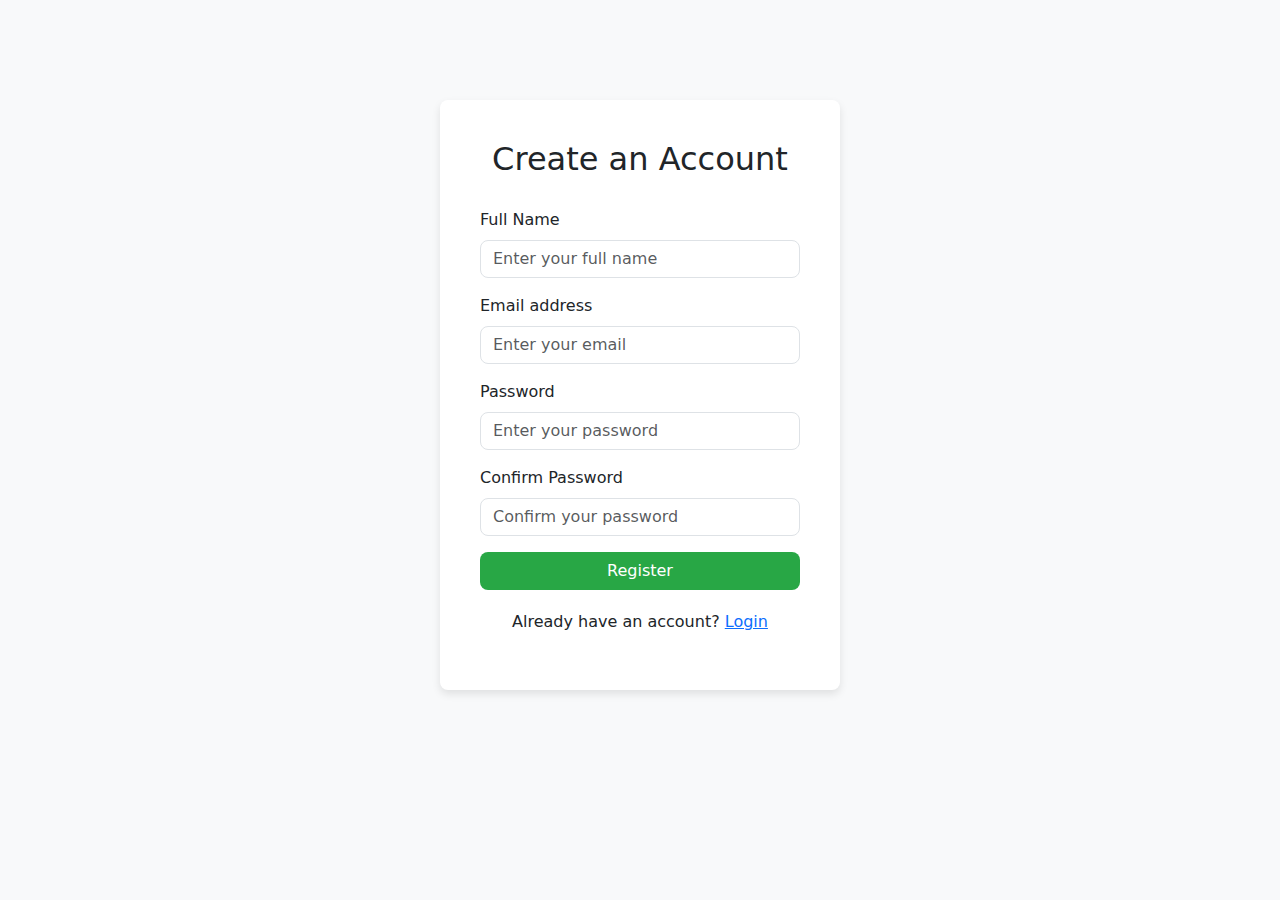
<file: sop1/registration.html>
<!DOCTYPE html>
<html lang="en">

<head>
    <meta charset="UTF-8">
    <meta name="viewport" content="width=device-width, initial-scale=1.0">
    <title>Sign Up</title>
    <!-- Bootstrap CSS -->
    <link href="https://cdn.jsdelivr.net/npm/bootstrap@5.3.0-alpha1/dist/css/bootstrap.min.css" rel="stylesheet">
    <!-- Font Awesome (for icons, if needed) -->
    <link rel="stylesheet" href="https://cdnjs.cloudflare.com/ajax/libs/font-awesome/6.7.1/css/all.min.css" integrity="sha512-5Hs3dF2AEPkpNAR7UiOHba+lRSJNeM2ECkwxUIxC1Q/FLycGTbNapWXB4tP889k5T5Ju8fs4b1P5z/iB4nMfSQ==" crossorigin="anonymous" referrerpolicy="no-referrer" />

    <style>
        body {
            background-color: #f8f9fa;
        }

        .register-container {
            max-width: 400px;
            margin: 100px auto;
            background-color: #ffffff;
            padding: 40px;
            border-radius: 8px;
            box-shadow: 0 4px 8px rgba(0, 0, 0, 0.1);
        }

        .register-container h2 {
            text-align: center;
            margin-bottom: 30px;
        }

        .form-control {
            border-radius: 8px;
        }

        .btn-custom {
            background-color: #28a745;
            color: white;
            border-radius: 8px;
        }

        .btn-custom:hover {
            background-color: #218838;
        }

        .form-text {
            font-size: 0.9rem;
            color: #6c757d;
        }

        .text-center {
            margin-top: 20px;
        }

        .navbar-brand {
            font-weight: bold;
        }

        .error-message {
            color: red;
            font-size: 0.9rem;
        }

        .success-message {
            color: green;
            font-size: 1rem;
            margin-top: 20px;
            text-align: center;
        }
    </style>
</head>

<body>

    

    <!-- Registration Form -->
    <div class="register-container">
        <h2>Create an Account</h2>
        <form id="registerForm" onsubmit="return validateForm()">
            <div class="mb-3">
                <label for="name" class="form-label">Full Name</label>
                <input type="text" class="form-control" id="name" name="name" pattern="[A-Za-z ]+" oninput="this.value = this.value.replace(/[^A-Za-z ]/g, '')" required placeholder="Enter your full name">
                <div id="nameError" class="error-message"></div>
            </div>
            <div class="mb-3">
                <label for="email" class="form-label">Email address</label>
                <input type="email" class="form-control" id="email" name="email" pattern="[a-zA-Z0-9._%+-]+@[a-zA-Z]{2,}\.[a-zA-Z]{2,}" required title="Please enter a valid email address" placeholder="Enter your email">
                <div id="emailError" class="error-message"></div>
            </div>
            <div class="mb-3">
                <label for="password" class="form-label">Password</label>
                <input type="password" class="form-control" id="password" name="password" pattern="^[A-Z][A-Za-z0-9!@#$%^&*()_+]{7,11}(?=.*[0-9])(?=.*[!@#$%^&*()_+])" required title="Password must be 8-12 characters, start with a capital letter, and include at least one number and one special character." placeholder="Enter your password">
                <div id="passwordError" class="error-message"></div>
            </div>
            <div class="mb-3">
                <label for="confirmPassword" class="form-label">Confirm Password</label>
                <input type="password" class="form-control" id="confirmPassword" name="confirmPassword" required placeholder="Confirm your password">
                <div id="confirmPasswordError" class="error-message"></div>
            </div>
            <div class="d-grid gap-2">
                <button type="submit" class="btn btn-custom">Register</button>
            </div>
        </form>
        <div class="text-center">
            <p>Already have an account? <a href="loginpage.html">Login</a></p>
        </div>

        <!-- Success message after registration -->
        <div id="successMessage" class="success-message" style="display: none;">
            Registration successful! Welcome to Meal Kits.
        </div>
    </div>

    <!-- Bootstrap JS, Popper.js -->
    <script src="https://cdn.jsdelivr.net/npm/@popperjs/core@2.11.6/dist/umd/popper.min.js"></script>
    <script src="https://cdn.jsdelivr.net/npm/bootstrap@5.3.0-alpha1/dist/js/bootstrap.min.js"></script>

    <script>
        function validateForm() {
            let isValid = true;

            // Clear previous error messages
            document.getElementById("nameError").innerHTML = "";
            document.getElementById("emailError").innerHTML = "";
            document.getElementById("passwordError").innerHTML = "";
            document.getElementById("confirmPasswordError").innerHTML = "";

            // Get the form values
            const name = document.getElementById('name').value;
            const email = document.getElementById('email').value;
            const password = document.getElementById('password').value;
            const confirmPassword = document.getElementById('confirmPassword').value;

            const passwordPattern = /^(?=.*[a-z])(?=.*[A-Z])(?=.*\d)(?=.*[!@#$%^&*()_+\-=\[\]{};':"\\|,.<>\/?]).+$/;
            const emailPattern = /^[a-zA-Z0-9._%+-]+@[a-zA-Z]{2,}\.[a-zA-Z]{2,}$/;

            // Validate Name
            if (!name.match(/[A-Za-z ]+/)) {
                document.getElementById("nameError").innerHTML = "Name must only contain alphabetic characters and spaces.";
                isValid = false;
            }

            // Validate Email
            if (!emailPattern.test(email)) {
                document.getElementById("emailError").innerHTML = "Email should be in person@gamil.com formate.";
                isValid = false;
            }

            // Validate Password
            if (!password.match(passwordPattern)) {
                document.getElementById("passwordError").innerHTML = `Password must be 8-12 characters, must include one capital letter('A'),one small letter('a'),one numerical[0-9] and one special character(!@#$%^&*).`;
                isValid = false;
            }

            // Validate Confirm Password
            if (password !== confirmPassword) {
                document.getElementById("confirmPasswordError").innerHTML = "Passwords do not match.";
                isValid = false;
            }

            // If form is valid, show success message and hide the form
            if (isValid) {
                document.getElementById("registerForm").reset(); // Reset the form
                document.getElementById("successMessage").style.display = "block"; // Show success message
            }

            return isValid; // Return whether the form is valid
        }
    </script>
</body>

</html>
</file>
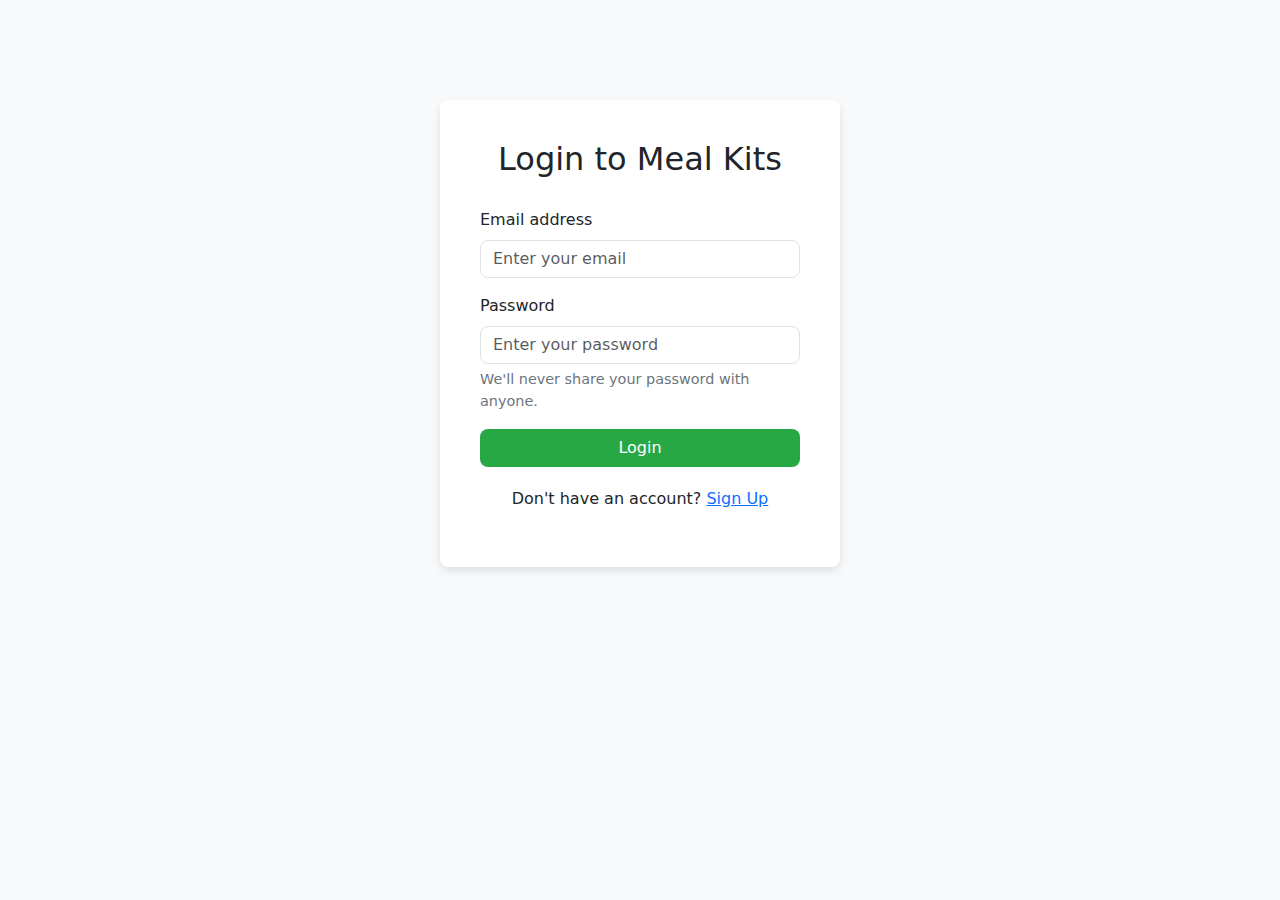
<file: sop1/userprofile.html>
<!DOCTYPE html>
<html lang="en">

<head>
    <meta charset="UTF-8">
    <meta name="viewport" content="width=device-width, initial-scale=1.0">
    <title>User Profile</title>
    <!-- Bootstrap CSS -->
    <link href="https://cdn.jsdelivr.net/npm/bootstrap@5.3.0-alpha1/dist/css/bootstrap.min.css" rel="stylesheet">
    <link rel="stylesheet" href="style.css">
    <!-- Font Awesome for Icons -->
    <link rel="stylesheet" href="https://cdnjs.cloudflare.com/ajax/libs/font-awesome/6.7.1/css/all.min.css" integrity="sha512-5Hs3dF2AEPkpNAR7UiOHba+lRSJNeM2ECkwxUIxC1Q/FLycGTbNapWXB4tP889k5T5Ju8fs4b1P5z/iB4nMfSQ==" crossorigin="anonymous" referrerpolicy="no-referrer" />
    
    <style>
        
        body {
            background-color: #f8f9fa;
        }

        .profile-header {
            background-color: #ffc107;
            color: white;
            padding: 40px 0;
            text-align: center;
        }

        .profile-header h1 {
            margin-bottom: 10px;
            font-size: 2rem;
        }

        .profile-header p {
            font-size: 1.2rem;
        }
        .profile-container {
    position: relative;
    display: inline-block;
}

.profile-img {
    width: 150px;
    height: 150px;
    border-radius: 50%;
}

.edit-icon {
    position: absolute;
    bottom: 5px;
    right: 5px;
    font-size: 1.5em;
    cursor: pointer;
    /* background: rgba(0, 0, 0, 0.5); */
    color: white;
    border-radius: 50%;
    padding: 5px;
}

.edit-icon:hover {
    background: rgba(0, 0, 0, 0.5);
}


        .profile-card {
            background-color: white;
            padding: 30px;
            border-radius: 10px;
            box-shadow: 0 4px 6px rgba(0, 0, 0, 0.1);
            margin-bottom: 30px;
        }

        .profile-card h3 {
            font-size: 1.5rem;
            color: #343a40;
            margin-bottom: 20px;
        }

        .profile-card ul {
            list-style-type: none;
            padding-left: 0;
        }

        .profile-card li {
            font-size: 1.1rem;
            margin-bottom: 10px;
        }

        .order-history, .favorite-meal-kits {
            margin-top: 30px;
        }

        .order-history table, .favorite-meal-kits table {
            width: 100%;
            border-collapse: collapse;
        }

        .order-history th, .favorite-meal-kits th,
        .order-history td, .favorite-meal-kits td {
            padding: 12px;
            text-align: left;
            border-bottom: 1px solid #ddd;
        }

        .order-history th, .favorite-meal-kits th {
            background-color: #ffc107;
            color: white;
        }

        .order-history .view-order, .favorite-meal-kits .view-meal {
            color: #ffc107;
            font-weight: bold;
            text-decoration: none;
        }

        .order-history .view-order:hover, .favorite-meal-kits .view-meal:hover {
            color: #ffc107;
        }

        .favorite-meal-kits .edit-btn, .favorite-meal-kits .delete-btn {
            color: #007bff;
            font-weight: bold;
            cursor: pointer;
        }

        .favorite-meal-kits .edit-btn:hover, .favorite-meal-kits .delete-btn:hover {
            color: #0056b3;
        }

        .favorite-meal-kits .edit-form {
            display: none;
            margin-top: 20px;
        }

        .favorite-meal-kits .edit-form input,
        .favorite-meal-kits .edit-form select {
            margin-bottom: 10px;
        }
    </style>
</head>

<body>

    <!-- Navigation Bar -->
    <nav class="navbar navbar-expand-lg navbar-light bg-secondary">
        <div class="container-fluid">
            <a class="navbar-brand fw-semibold text-warning fs-4" href="#">Meal Kits.</a>
            <button class="navbar-toggler" type="button" data-bs-toggle="collapse" data-bs-target="#navbarNav"
                aria-controls="navbarNav" aria-expanded="false" aria-label="Toggle navigation">
                <span class="navbar-toggler-icon"></span>
            </button>
            <div class="collapse navbar-collapse" id="navbarNav">
                <ul class="navbar-nav ms-auto">
                    <li class="nav-item"><a class="nav-link fw-semibold text-light px-3" href="index.html">Home</a></li>
                    <li class="nav-item"><a class="nav-link fw-semibold text-light px-3" href="categories.html">Categories</a></li>
                    <li class="nav-item"><a class="nav-link fw-semibold text-light px-3" href="about-us.html">About Us</a></li>
                    <li class="nav-item"><a class="nav-link fw-semibold text-light px-3" href="contact.html">Contact</a></li>
                    <li class="nav-item"><a class="nav-link fw-semibold text-light px-3" href="blog.html">Blog</a></li>
                    <li class="nav-item"><a class="nav-link fw-semibold text-light px-3" href="faq.html">FAQ</a></li>
                    <li class="nav-item"><a class="nav-link fw-semibold active px-3" href="userprofile.html">User Profile</a></li>
                    
                    <!-- card Icon with Card Symbol -->
                    <li class="nav-item">
                        <a class="nav-link fw-semibold text-light px-3 position-relative" href="card.html">
                            <i class="fa-solid fa-cart-shopping fs-4"></i>
                        </a>
                    </li>

                    <!-- Logout Icon with Symbol -->
                    <li class="nav-item">
                        <a class="nav-link fw-semibold text-light px-3" href="" onclick="logoutUser()">
                            <i class="fa-solid fa-right-from-bracket"></i>
                        </a>
                    </li>
                </ul>
            </div>
        </div>
    </nav>

    
    <div class="container">
        <!-- User Profile Header -->
        <div class="profile-header">
<!-- Profile image and pencil icon -->
<div class="profile-container">
    <img id="profileImg" src="https://via.placeholder.com/150" alt="User Profile Picture" class="profile-img">
    <label for="fileInput" class="edit-icon">
        <i class="fas fa-pencil-alt"></i>
    </label>
</div>

<!-- File input for uploading image (hidden) -->
<input type="file" id="fileInput" style="display: none;" onchange="updateProfileImage(event)">


            <h1 id="welcomeMessage">John Doe</h1>
            <p>Manage your account, view order history, and favorite your meal kits.</p>
        </div>

        <!-- Profile Info Section -->
        <div class="profile-card">
            <h3>Profile Information</h3>
            <ul>
                <li><strong>Name:</strong> <span id="userName">John Doe</span></li>
                <li><strong>Email:</strong> <span id="userEmail">john.doe@example.com</span></li>
                <li><strong>Phone:</strong> <span id="userPhone">+1234567890</span></li>
                <li><strong>Address:</strong> <span id="userAddress">123 Meal Street, Food City</span></li>
                <li><a class="btn btn-info" href="edit-profile.html">Edit Profile</a></li>
            </ul>
        </div>
    </div>
        <!-- Order History Section -->
        <div class="order-history">
            <h3>Order History</h3>
            <table>
                <thead>
                    <tr>
                        <th>Order #</th>
                        <th>Date</th>
                        <th>Total</th>
                        <th>Status</th>
                        <!-- <th>Action</th> -->
                    </tr>
                </thead>
                <tbody>
                    <tr>
                        <td>12345</td>
                        <td>01/12/2024</td>
                        <td>&#8377;140</td>
                        <td>Delivered</td>
                        <!-- <td><a href="order-details.html" class="view-order">View Order</a></td> -->
                    </tr>
                    <tr>
                        <td>12346</td>
                        <td>02/12/2024</td>
                        <td>&#8377;140</td>
                        <td>Pending</td>
                        <!-- <td><a href="order-details.html" class="view-order">View Order</a></td> -->
                    </tr>
                </tbody>
            </table>
        </div>
        <div class="favorite-meal-kits">
            <h3>Favorite Meal Kits</h3>
        
            <!-- Add Favorite Button -->
            <button class="btn btn-primary mb-3" onclick="showAddMealForm()">Add to Favorites</button>
        
            <!-- Table to display favorite meal kits -->
            <table>
                <thead>
                    <tr>
                        <th>Meal Kit</th>
                        <th>Category</th>
                        <th>Price</th>
                        <th>Action</th>
                    </tr>
                </thead>
                <tbody id="favoriteMealsList">
                    <tr>
                        <td>Butter Chicken</td>
                        <td>Non-Vegan</td>
                        <td>&#8377;140</td>
                        <td>
                            <span class="edit-btn" onclick="toggleEditForm(0)">Edit</span> | 
                            <span class="delete-btn" onclick="deleteMealKit(0)">Delete</span>
                            <div class="edit-form" id="edit-form-0">
                                <input type="text" value="Butter Chicken" id="meal-name-0" class="form-control">
                                <select class="form-select" id="meal-category-0">
                                    <option value="Non-Vegan" selected>Non-Vegan</option>
                                    <option value="Vegan">Vegan</option>
                                </select>
                                <input type="number" value="15.00" id="meal-price-0" class="form-control" step="0.01">
                                <button class="btn btn-primary mt-2" onclick="saveMealKit(0)">Save</button>
                            </div>
                        </td>
                    </tr>
                    <tr>
                        <td>Vegan Stir Fry</td>
                        <td>Vegan</td>
                        <td>&#8377;140</td>
                        <td>
                            <span class="edit-btn" onclick="toggleEditForm(1)">Edit</span> | 
                            <span class="delete-btn" onclick="deleteMealKit(1)">Delete</span>
                            <div class="edit-form" id="edit-form-1">
                                <input type="text" value="Vegan Stir Fry" id="meal-name-1" class="form-control">
                                <select class="form-select" id="meal-category-1">
                                    <option value="Non-Vegan">Non-Vegan</option>
                                    <option value="Vegan" selected>Vegan</option>
                                </select>
                                <input type="number" value="12.00" id="meal-price-1" class="form-control" step="0.01">
                                <button class="btn btn-primary mt-2" onclick="saveMealKit(1)">Save</button>
                            </div>
                        </td>
                    </tr>
                </tbody>
            </table>
        
            <!-- Add Meal Kit Form (Initially hidden) -->
            <div class="edit-form" id="addMealForm" style="display: none;">
                <input type="text" id="new-meal-name" class="form-control" placeholder="Meal Kit Name">
                <select class="form-select" id="new-meal-category">
                    <option value="Non-Vegan">Non-Vegan</option>
                    <option value="Vegan">Vegan</option>
                </select>
                <input type="number" id="new-meal-price" class="form-control" placeholder="Price" step="0.01">
                <button class="btn btn-primary mt-2" onclick="addMealKit()">Add Meal Kit</button>
                <button class="btn btn-secondary mt-2" onclick="hideAddMealForm()">Cancel</button>
            </div>
        </div>
        

    </div>

    <!-- Bootstrap JS, Popper.js -->
    <script src="https://cdn.jsdelivr.net/npm/@popperjs/core@2.11.6/dist/umd/popper.min.js"></script>
    <script src="https://cdn.jsdelivr.net/npm/bootstrap@5.3.0-alpha1/dist/js/bootstrap.min.js"></script>

    <script>
// On page load, check if user is logged in and load profile image
window.onload = function() {
    // Check if the user is logged in
    if (!localStorage.getItem('isLoggedIn')) {
        window.location.href = 'loginpage.html';  // Redirect to login page if not logged in
    } else {
        history.replaceState(null, null, window.location.href);
        loadProfileData();  // Load profile data (including image)
    }
};

// Load saved profile data (including image) from localStorage
function loadProfileData() {
    const userProfile = JSON.parse(localStorage.getItem("userProfile"));
    if (userProfile) {
        document.getElementById('welcomeMessage').textContent = `${userProfile.name}`;
        document.getElementById('userName').textContent = userProfile.name;
        document.getElementById('userEmail').textContent = userProfile.email;
        document.getElementById('userPhone').textContent = userProfile.phone;
        document.getElementById('userAddress').textContent = userProfile.address;
    }

    // Load the profile image from localStorage if it exists
    const profileImage = localStorage.getItem("profileImage");
    if (profileImage) {
        document.getElementById('profileImg').src = profileImage;  // Set the stored image as the profile image
    }
}

// Update profile image and store it in localStorage
function updateProfileImage(event) {
    const file = event.target.files[0];
    if (file) {
        const reader = new FileReader();
        reader.onload = function(e) {
            const imageUrl = e.target.result;  // Get the base64 string of the uploaded image

            // Update the profile image on the page
            document.getElementById('profileImg').src = imageUrl;

            // Save the updated profile image URL in localStorage
            localStorage.setItem("profileImage", imageUrl);
        };
        reader.readAsDataURL(file);  // Convert the uploaded file to base64 string
    }
}

// Handle user logout (without clearing the profile image)
function logoutUser() {
    // Remove only the login session, not the profile image
    localStorage.removeItem('isLoggedIn');  // Logout user by removing login flag

    // Redirect to login page
    window.location.href = 'loginpage.html';
}



    // Update profile details and save to localStorage
    function saveProfileData() {
        const name = document.getElementById('userName').textContent;
        const email = document.getElementById('userEmail').textContent;
        const phone = document.getElementById('userPhone').textContent;
        const address = document.getElementById('userAddress').textContent;

        const userProfile = {
            name,
            email,
            phone,
            address
        };

        // Save profile data to localStorage
        localStorage.setItem('userProfile', JSON.stringify(userProfile));
    }

    // Logout function
    function logoutUser() {
        localStorage.clear();  // Clear the localStorage
        window.location.href = 'loginpage.html';  // Redirect to login page
    }

    // Save user profile data when logging out or navigating away
    window.onbeforeunload = function() {
        saveProfileData();  // Save profile data before leaving the page
    };



        // Load profile data when the page loads
        loadProfileData();


// Function to show the form for adding a new favorite meal kit
function showAddMealForm() {
    document.getElementById('addMealForm').style.display = 'block';  // Show the form
}

// Function to hide the "Add Meal Kit" form
function hideAddMealForm() {
    document.getElementById('addMealForm').style.display = 'none';  // Hide the form
}

// Function to add the new favorite meal kit to the list
function addMealKit() {
    // Get values from the input fields
    const name = document.getElementById('new-meal-name').value;
    const category = document.getElementById('new-meal-category').value;
    const price = document.getElementById('new-meal-price').value;

    // Validate the inputs
    if (!name || !category || !price) {
        alert('Please fill in all the fields.');
        return;
    }

    // Create a new row in the table
    const tableBody = document.getElementById('favoriteMealsList');
    const newRow = document.createElement('tr');
    
    newRow.innerHTML = `
        <td>${name}</td>
        <td>${category}</td>
        <td>&#8377;${price}</td>
        <td>
            <span class="edit-btn" onclick="toggleEditForm(${tableBody.rows.length})">Edit</span> | 
            <span class="delete-btn" onclick="deleteMealKit(${tableBody.rows.length})">Delete</span>
            <div class="edit-form" id="edit-form-${tableBody.rows.length}" style="display: none;">
                <input type="text" value="${name}" id="meal-name-${tableBody.rows.length}" class="form-control">
                <select class="form-select" id="meal-category-${tableBody.rows.length}">
                    <option value="Non-Vegan" ${category === 'Non-Vegan' ? 'selected' : ''}>Non-Vegan</option>
                    <option value="Vegan" ${category === 'Vegan' ? 'selected' : ''}>Vegan</option>
                </select>
                <input type="number" value="${price}" id="meal-price-${tableBody.rows.length}" class="form-control" step="0.01">
                <button class="btn btn-primary mt-2" onclick="saveMealKit(${tableBody.rows.length})">Save</button>
            </div>
        </td>
    `;
    
    // Append the new row to the table
    tableBody.appendChild(newRow);

    // Hide the form and clear input fields
    hideAddMealForm();
    document.getElementById('new-meal-name').value = '';
    document.getElementById('new-meal-category').value = 'Non-Vegan';
    document.getElementById('new-meal-price').value = '';
}

// Function to delete a favorite meal kit
function deleteMealKit(index) {
    if (confirm('Are you sure you want to delete this meal kit?')) {
        document.querySelectorAll('.favorite-meal-kits tbody tr')[index].remove();
    }
}


    </script>
</body>

</html>
</file>
<file: sop1/style.css>
body {
    font-family: Arial, sans-serif;
    background-color: #f8f9fa;
    /* overflow-x: hidden; */
}
nav {
    margin-bottom: 20px;
}

.nav-link.active{
    color:#ffc107 !important;
}
.carousel-item img {
    height: 100vh; /* Set the height to 100% of the viewport height */
    object-fit: cover; /* Make the image cover the entire area, but may crop */
    width: 100%;
}
/* .nav-link:hover
{
color: black !important;
} */
/* Hover effect for cards */
.card {
    cursor: pointer;
    transition: transform 0.3s ease-in-out;
}

.card:hover {
    transform: scale(1.05);
}

.container {
    margin-top: 30px;
}

h2 {
    margin-bottom: 20px;
}

/* Media query for smaller screens */
@media (max-width: 576px) {
    .carousel-item img {
        height: 50vh; /* Set height to half of the viewport height to avoid large images */
        object-fit: contain; /* Make sure the whole image fits without cropping */
    }
}
 /* Remove underline and set text color to black for all links inside cards */
.meal-category-card  {
    text-decoration: none; /* Remove underline */
    color: black; /* Set text color to black */
}

/* Optionally, you can also change the text color on hover for better UX */
.meal-category-card a:hover {
    color: #333; /* A darker shade for hover effect */
}


/* --------------------------------------------------------------------------------------------------------- */
/* Categeries page */
/* Style for category cards */
.category-card img {
    width: 100%;
    height: 250px;
    object-fit: cover;
}

.category-card .card-body {
    background-color: #f8f9fa;
    text-align: center;
}

.category-card .card-title {
    font-size: 1.25rem;
    font-weight: bold;
}

.category-card .card-text {
    font-size: 1rem;
    color: #555;
}

.category-card {
    border: none;
    box-shadow: 0 4px 6px rgba(0, 0, 0, 0.1);
    cursor: pointer;
}

.category-card:hover {
    box-shadow: 0 8px 12px rgba(0, 0, 0, 0.2);
    transform: scale(1.05);
    transition: 0.3s ease;
}

/* Navbar styling */
nav {
    background-color: #343a40;
}

nav .navbar-nav .nav-link {
    color: #fff;
}

nav .navbar-nav .nav-link:hover {
    color: #ffc107 !important;
}

/* Main container */
.container {
    margin-top: 40px;
}

.container h2 {
    margin-bottom: 40px;
}

/* Hover effect for cards */
.category-card {
    transition: transform 0.3s ease-in-out, box-shadow 0.3s ease-in-out;
}

.category-card:hover {
    transform: translateY(-5px);
    box-shadow: 0 4px 10px rgba(0, 0, 0, 0.1);
}

/* CSS to style the rating stars */
.rating i {
    color: #ffd700; /* Gold color for filled stars */
}

.rating .far.fa-star {
    color: #ccc; /* Light grey color for empty stars */
}

.rating .fas.fa-star {
    color: #ffd700; /* Gold color for full stars */
}

.rating .fas.fa-star-half-alt {
    color: #ffd700; /* Gold color for half-filled stars */
}
/* ---------------------------------------------------------------------------------- */
/* About us */

body {
    font-family: 'Arial', sans-serif;
    background-color: #f4f4f9;
}

nav {
    background-color: #6c757d;
}

nav .navbar-brand {
    font-weight: bold;
    font-size: 1.8rem;
}

nav .navbar-nav .nav-link {
    font-weight: 500;
    font-size: 1.1rem;
    color: #fff;
}

nav .navbar-nav .nav-link:hover {
    color: #f9a826;
}

.section-title {
    text-align: center;
    margin-bottom: 40px;
    font-size: 2rem;
    font-weight: 600;
    color: #333;
}

.card-body {
    text-align: center;
}

.team-card {
    border: 2px solid #eee;
    border-radius: 10px;
    transition: transform 0.3s;
}

.team-card:hover {
    transform: translateY(-10px);
    box-shadow: 0 8px 16px rgba(0, 0, 0, 0.2);
}

.team-card img {
    border-radius: 50%;
    width: 150px; 
    height: 150px; 
    object-fit: cover;
    margin: 0 auto;
}

.team-card h5 {
    margin-top: 20px;
    font-size: 1.5rem;
    color: #333;
}

.team-card p {
    font-size: 1.1rem;
    color: #555;
}

.team-card .card-body p {
    font-size: 1rem;
    color: #777;
}

.mission, .vision, .company-info {
    margin-bottom: 40px;
}

.company-info img {
    width: 70%;
    height: auto;
}
</file>
